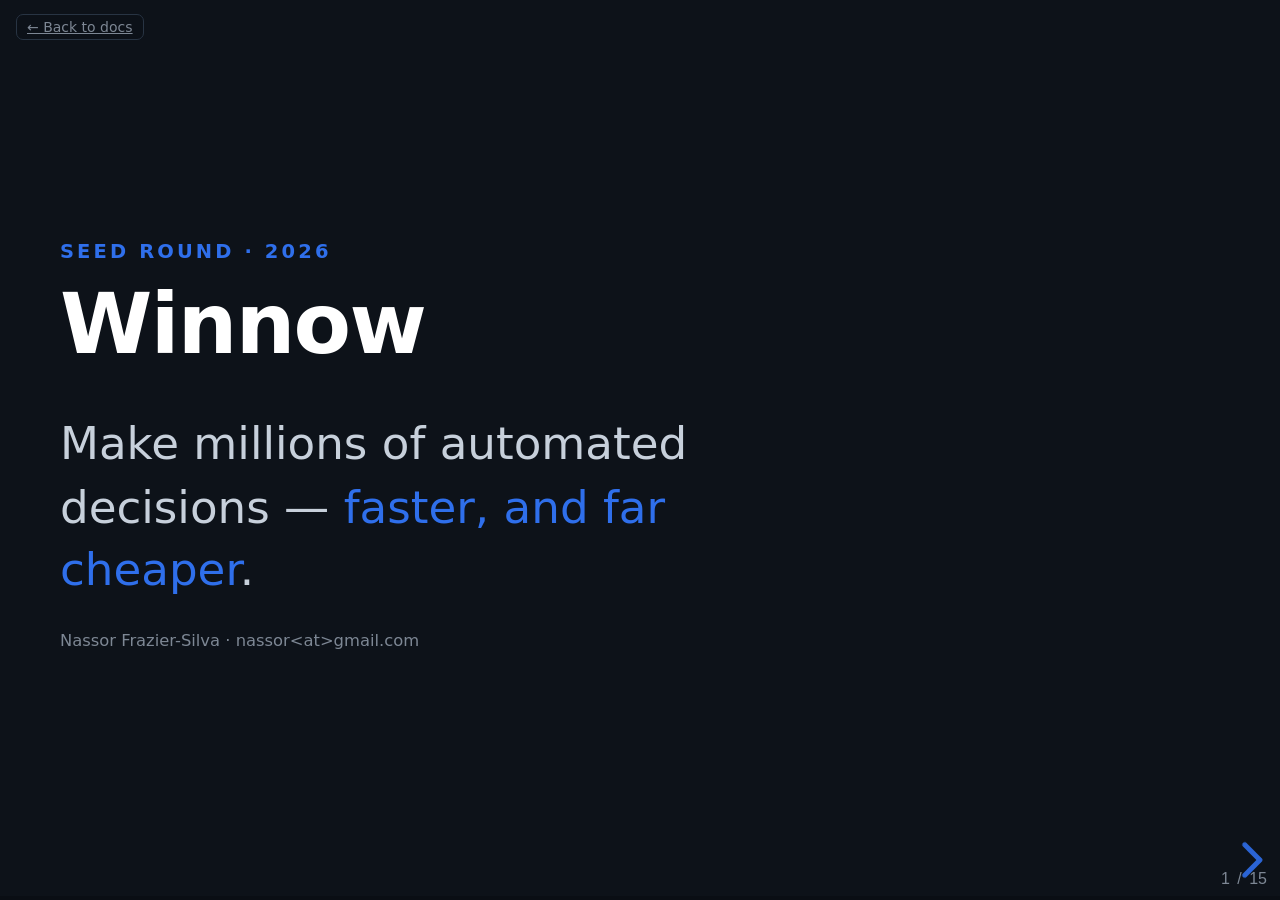
<file: static/presentation/business/index.html>
<!DOCTYPE html>
<html lang="en">
<head>
  <meta charset="utf-8">
  <meta name="viewport" content="width=device-width, initial-scale=1, maximum-scale=1, user-scalable=no">
  <title>Winnow — Investor Pitch</title>
  <link rel="stylesheet" href="../reveal/reveal.css">
  <link rel="stylesheet" href="../theme.css">
</head>
<body>
  <!-- Served from presentation/business/, so the docs root is two levels up —
       a relative link keeps the deck working under a sub-path mount too. -->
  <a class="back-link" href="../../">← Back to docs</a>

  <div class="reveal">
    <div class="slides">

      <!-- 1 · Title ------------------------------------------------------- -->
      <section>
        <p class="eyebrow">Seed round · 2026</p>
        <h1>Winnow</h1>
        <p class="lead">Make millions of automated decisions — <em>faster, and far cheaper</em>.</p>
        <p class="fineprint">Nassor Frazier-Silva · nassor&lt;at&gt;gmail.com</p>
      </section>

      <!-- 2 · The everyday problem ---------------------------------------- -->
      <section>
        <p class="eyebrow">The problem</p>
        <h2>Almost every instant "yes or no" online runs through a rules engine.</h2>
        <p class="muted">Is this card payment fraud? What price do you see? Which ad? Do you qualify for the loan? Is this post allowed?</p>
        <p>Companies make <strong>millions of these decisions every second</strong> — and a piece of software has to check each one against a long list of rules.</p>
      </section>

      <!-- 3 · The hidden cost --------------------------------------------- -->
      <section>
        <p class="eyebrow">Why it's a problem</p>
        <h2>That software hasn't really changed since the 1980s.</h2>
        <div class="analogy"><strong>Think of it like this:</strong> for every single decision, today's engines re-read the rulebook one line at a time — over and over, billions of times a day.</div>
        <div class="cols" style="margin-top:0.3em">
          <div class="card"><span class="tag">It's slow</span><p>Every extra millisecond is a customer waiting at checkout, or fraud slipping through.</p></div>
          <div class="card"><span class="tag">It's expensive</span><p>It burns enormous computing power — one of the biggest lines on the cloud bill.</p></div>
        </div>
      </section>

      <!-- 4 · What Winnow does -------------------------------------------- -->
      <section>
        <p class="eyebrow">The solution</p>
        <h2>Winnow answers the same questions in a smarter way.</h2>
        <div class="analogy"><strong>The shift:</strong> instead of reading the rulebook line by line, Winnow checks hundreds of records in a single glance, like scanning a whole spreadsheet column at once instead of cell by cell.</div>
        <p>Same answers. <span class="green">Same rules.</span> A fraction of the time and cost.</p>
      </section>

      <!-- 5 · The payoff -------------------------------------------------- -->
      <section>
        <p class="eyebrow">The payoff</p>
        <h2>Thousands of decisions in the time others make one.</h2>
        <div class="stats">
          <div><div class="stat green">up to 22,000×</div><span class="label">faster than a database</span></div>
          <div><div class="stat">~2.4 µs</div><span class="label">per decision</span></div>
          <div><div class="stat">1 server</div><span class="label">does the work of thousands</span></div>
        </div>
        <p class="muted small" style="margin-top:0.6em">Faster decisions win customers; cheaper decisions widen margins. Winnow does both at once.</p>
        <p class="fineprint">Measured head-to-head against real databases — the numbers are on the next two slides.</p>
      </section>

      <!-- 5b · Proof: head-to-head speed ----------------------------------- -->
      <section>
        <p class="eyebrow">Proof · measured, not promised</p>
        <h2>The same rule, the same data — against the tools you'd use today.</h2>
        <p class="muted small" style="margin-top:-0.2em">One real-time decision: a 10-condition rule across 10 columns, over <strong>3,000,000 records</strong>, with no index — because real rule books reference too many column combinations to pre-index.</p>
        <div class="compare">
          <div class="cmp-row cmp-lead">
            <div class="cmp-head"><span class="cmp-name">Winnow</span><span class="cmp-val">~2.4 µs <span class="mult">= 0.0024 ms</span></span></div>
            <div class="cmp-track"><div class="cmp-fill" style="width:0.0044%"></div></div>
            <p class="cmp-note">Answers from pre-built column summaries — it never reads the data row by row.</p>
          </div>
          <div class="cmp-row">
            <div class="cmp-head"><span class="cmp-name">Analytics database</span><span class="cmp-val">3.3 ms <span class="mult">· ≈1,400× slower</span></span></div>
            <div class="cmp-track"><div class="cmp-fill" style="width:6.1%"></div></div>
            <p class="cmp-note">Must scan, plus milliseconds of fixed overhead on every query.</p>
          </div>
          <div class="cmp-row">
            <div class="cmp-head"><span class="cmp-name">Traditional database</span><span class="cmp-val">~54 ms <span class="mult">· ≈22,000× slower</span></span></div>
            <div class="cmp-track"><div class="cmp-fill" style="width:100%"></div></div>
            <p class="cmp-note">Reads every row to answer one decision.</p>
          </div>
          <p class="cmp-scale-note">Bars drawn to scale — shorter is faster. Winnow's is the green sliver: too small to see at this scale, which is the point.</p>
        </div>
        <p class="small" style="margin-top:0.55em">And one machine sustains <strong>~12 million decisions a second</strong> <span class="green">even while the data is updated live</span> — no locks, no slowdown. Databases stall under that load.</p>
      </section>

      <!-- 5c · Proof: the cloud bill --------------------------------------- -->
      <section>
        <p class="eyebrow">Proof · the cloud bill</p>
        <h2>Same answers. A fraction of the servers.</h2>
        <p class="muted small" style="margin-top:-0.2em">To sustain <strong>100,000 decisions per second</strong>, around the clock, at typical cloud rates — what a year costs:</p>
        <div class="compare">
          <div class="cmp-row cmp-lead">
            <div class="cmp-head"><span class="cmp-name">Winnow <span>· ¼ of one processor</span></span><span class="cmp-val">~$90<span class="mult">/year</span></span></div>
            <div class="cmp-track"><div class="cmp-fill" style="width:0.0045%"></div></div>
            <p class="cmp-note">A rounding error on the cloud bill.</p>
          </div>
          <div class="cmp-row">
            <div class="cmp-head"><span class="cmp-name">Analytics database <span>· ~330 processors</span></span><span class="cmp-val">~$124K<span class="mult">/year</span></span></div>
            <div class="cmp-track"><div class="cmp-fill" style="width:6.2%"></div></div>
            <p class="cmp-note">+$124K every year for the same work.</p>
          </div>
          <div class="cmp-row">
            <div class="cmp-head"><span class="cmp-name">Traditional database <span>· ~5,400 processors</span></span><span class="cmp-val">~$2.0M<span class="mult">/year</span></span></div>
            <div class="cmp-track"><div class="cmp-fill" style="width:100%"></div></div>
            <p class="cmp-note">+$2.0M every year for the same work.</p>
          </div>
          <p class="cmp-scale-note">Bars drawn to scale — the year's bill for the same 100,000 decisions every second.</p>
        </div>
        <p class="muted small" style="margin-top:0.5em">At <strong>a million</strong> decisions a second, multiply by ten — the database path runs to <span class="accent">$20M</span> a year.</p>
        <p class="fineprint">Measured head-to-head at 3M records on a 16-core (32-thread) workstation, July 2026.</p>
      </section>

      <!-- 6 · Where it matters most (market breadth) ---------------------- -->
      <section>
        <p class="eyebrow">Market · where it matters most</p>
        <h2>The high-volume, real-time decisions.</h2>
        <div class="usecases">
          <div class="usecase"><div class="uc-name">Fraud &amp; payments<span>banks · fintech</span></div><div class="uc-impact">Every transaction screened against thousands of rules in real time. Volume is staggering, and a slow check means lost sales or missed fraud.</div></div>
          <div class="usecase"><div class="uc-name">Ad targeting<span>adtech</span></div><div class="uc-impact">Each ad opportunity matched against millions of campaign rules in milliseconds — the textbook case Winnow already demonstrates at 2M rules.</div></div>
          <div class="usecase"><div class="uc-name">Dynamic pricing<span>retail · travel</span></div><div class="uc-impact">Every page view priced against many rules and segments, constantly, at scale.</div></div>
          <div class="usecase"><div class="uc-name">Eligibility<span>lending · insurance</span></div><div class="uc-impact">Instant underwriting decisions over rich applicant data — speed is the product.</div></div>
        </div>
      </section>

      <!-- 7 · Biggest impact (where Winnow uniquely wins) ----------------- -->
      <section>
        <p class="eyebrow">Market · the sweet spot</p>
        <h2>Winnow wins biggest where three things meet.</h2>
        <div class="cols-3">
          <div class="card win"><span class="tag">Huge volume</span><p>Millions to billions of decisions a day — where a small saving per decision is an enormous saving overall.</p></div>
          <div class="card win"><span class="tag">Real-time</span><p>Answers needed in milliseconds, in the live path of a payment, a page, an ad.</p></div>
          <div class="card win"><span class="tag">Many rules</span><p>Thousands to millions of rules checked at once — exactly what old engines handle worst.</p></div>
        </div>
        <p style="margin-top:0.5em">That's <strong>fraud, adtech, and pricing</strong> first — the workloads with the most decisions, the tightest time limits, and the biggest cloud bills.</p>
      </section>

      <!-- 7b · The AI angle ----------------------------------------------- -->
      <section>
        <p class="eyebrow">Why now · AI</p>
        <h2>AI doesn't replace the rules. It multiplies them.</h2>
        <div class="analogy"><strong>How real AI systems work:</strong> the model estimates ("this looks 87% like fraud") — the rules decide ("block above 80, unless it's a long-standing customer"). Stripe, HSBC, Amazon, and Visa all ship exactly this split.</div>
        <div class="cols" style="margin-top:0.3em">
          <div class="card"><span class="tag">Every score, one more decision</span><p>Each model score must pass business policy — thresholds, exceptions, legal bounds — on every event, instantly.</p></div>
          <div class="card"><span class="tag">AI agents act at machine speed</span><p>One request fans out into dozens of automated actions, and every action needs a permission check on the hot path.</p></div>
        </div>
        <p class="muted small" style="margin-top:0.5em">The rules layer is where a business <em>steers</em> its AI — and it has to run in microseconds. That layer is Winnow.</p>
      </section>

      <!-- 8 · Market size ------------------------------------------------- -->
      <section>
        <p class="eyebrow">Market · size</p>
        <h2>Multi-billion-dollar software markets, all running this workload.</h2>
        <div class="usecases" style="margin-top:0.2em">
          <div class="usecase"><div class="uc-name">$32B<span>→ $66B by 2030</span></div><div class="uc-impact">Fraud detection &amp; prevention software — growing ~15.5% a year.</div></div>
          <div class="usecase"><div class="uc-name">$28B<span>→ $276B by 2033</span></div><div class="uc-impact">Real-time-bidding infrastructure — ~33% a year — carrying well over half a trillion dollars of programmatic ad spend.</div></div>
          <div class="usecase"><div class="uc-name">$1.8B<span>+12% a year</span></div><div class="uc-impact">Business-rules / decision-management software (BRMS) — the core decisioning tier; broader decision-intelligence platforms run several times larger.</div></div>
        </div>
        <p class="small" style="margin-top:0.5em"><strong>Bottom-up:</strong> every company making high-volume decisions already pays for this tier — in software licences <em>and</em> in the cloud compute to run it. Winnow sells into both budgets.</p>
        <p class="fineprint">Sources: <a href="https://www.marketsandmarkets.com/PressReleases/fraud-detection-prevention.asp">MarketsandMarkets</a> (fraud detection &amp; prevention, 2025→2030; BRMS, 2025), <a href="https://www.marketdataforecast.com/market-reports/real-time-bidding-market">Market Data Forecast</a> (real-time bidding, 2025→2033), <a href="https://www.statista.com/statistics/275806/programmatic-spending-worldwide/">Statista</a> (programmatic ad spend, 2024). Third-party analyst estimates; sizes vary by definition.</p>
      </section>

      <!-- 9 · Business model ---------------------------------------------- 
      <section>
        <p class="eyebrow">Business model</p>
        <h2>Free to adopt, paid at scale.</h2>
        <div class="cols">
          <div class="card"><span class="tag">Land</span><p>A free, open version gets engineers using Winnow and proving it on real workloads — no sales call required.</p></div>
          <div class="card"><span class="tag">Expand</span><p>Bigger customers pay for the managed cloud and a commercial licence — priced by usage, with support and guarantees.</p></div>
        </div>
        <p class="muted small" style="margin-top:0.5em">Once a company's decisions run on Winnow, it sits in the critical path — durable, recurring revenue.</p>
      </section>
      -->

      <!-- 10 · Traction --------------------------------------------------- -->
      <section>
        <p class="eyebrow">Traction</p>
        <h2>The engine works today.</h2>
        <div class="stats">
          <div><div class="stat">2M</div><span class="label">rules matched in one demo</span></div>
          <div><div class="stat">13</div><span class="label">use-case areas mapped out</span></div>
          <div><div class="stat">1</div><span class="label">design partners in pipeline</span></div>
        </div>
        <p class="muted small" style="margin-top:0.6em">A real, working engine with native libraries for Rust, Python, Java, Go, Node.js, C#, and C — teams adopt Winnow from the language they already use, no rewrite required.</p>
      </section>

      <!-- 11 · Why now ---------------------------------------------------- -->
      <section>
        <p class="eyebrow">Why now</p>
        <h2>The timing is right.</h2>
        <ul>
          <li><strong>Decision volumes have exploded</strong> — more transactions, ads, and users than ever, all needing instant answers.</li>
          <li><strong>Cloud costs are under the microscope</strong> — every team is hunting for efficiency, and decisioning is a fat target.</li>
          <li><strong>The hardware finally suits the approach</strong> — today's chips are built for exactly the way Winnow works.</li>
        </ul>
      </section>

      <!-- 12 · Team ------------------------------------------------------- -->
      <section>
        <p class="eyebrow">Team</p>
        <h2>Why me.</h2>
        <ul>
          <li><strong>Nassor Frazier-Silva</strong> — I previously engineered a similar solution at Unity Technologies, generating tens of millions of dollars in annual cost savings. Recognizing a widespread industry need, I built Winnow from the ground up with an optimized architecture to help other organizations solve comparable challenges.</li>
        </ul>
      </section>

      <!-- 13 · The ask ---------------------------------------------------- -->
      <section>
        <p class="eyebrow">The ask</p>
        <h2>Raising <span class="accent">US$4M</span> seed.</h2>
        <p class="small muted">To turn a working engine into a company. Roughly:</p>
        <div class="bars">
          <div class="bar"><div class="bar-label"><span>Engineering — cloud product &amp; benchmarks</span><span class="accent">~50%</span></div><div class="bar-track"><div class="bar-fill" style="width:50%"></div></div></div>
          <div class="bar"><div class="bar-label"><span>Go-to-market — land design partners</span><span class="accent">~30%</span></div><div class="bar-track"><div class="bar-fill" style="width:30%"></div></div></div>
          <div class="bar"><div class="bar-label"><span>Runway &amp; operations</span><span class="accent">~20%</span></div><div class="bar-track"><div class="bar-fill" style="width:20%"></div></div></div>
        </div>
        <p class="fineprint" style="margin-top:2em">Nassor Frazier-Silva · nassor&lt;at&gt;gmail.com</p>

      </section>
      
    </div>
  </div>

  <script src="../reveal/reveal.js"></script>
  <script>
    Reveal.initialize({
      hash: true, slideNumber: 'c/t', controls: true, progress: true,
      center: true, transition: 'slide', width: 1100, height: 720, margin: 0.07
    });
  </script>
</body>
</html>
</file>
<file: static/presentation/theme.css>
/* Shared Winnow-branded reveal.js theme for both decks (technical + business).
   reveal.css ships layout only; colours, type, and slide components live here so
   the decks match the docs palette (dark #11161d, accent #2f6feb). Linked after
   reveal/reveal.css from each deck so it overrides reveal's bare defaults. */

:root {
  --bg: #0d1219;
  --bg-2: #151c26;
  --fg: #c7d0db;
  --fg-strong: #ffffff;
  --muted: #7d8794;
  --accent: #2f6feb;
  --accent-soft: rgba(47, 111, 235, 0.16);
  --green: #2ec27e;
  --border: #283443;
  --mono: ui-monospace, "SFMono-Regular", "JetBrains Mono", "Fira Code", Menlo, Consolas, monospace;
  --sans: system-ui, -apple-system, "Segoe UI", Roboto, Helvetica, Arial, sans-serif;
}

html, body, .reveal-viewport { background: var(--bg); }

.reveal { font-family: var(--sans); font-size: 36px; color: var(--fg); font-weight: 400; }
.reveal .slides { text-align: left; }
.reveal .slides section { padding: 0 14px; }

.reveal h1, .reveal h2, .reveal h3 {
  color: var(--fg-strong);
  font-weight: 800;
  letter-spacing: -0.02em;
  line-height: 1.12;
  margin: 0 0 0.5em;
  text-transform: none;
}
.reveal h1 { font-size: 2.15em; }
.reveal h2 { font-size: 1.45em; }
.reveal h3 { font-size: 1.05em; }
.reveal p  { line-height: 1.4; margin: 0 0 0.6em; }
.reveal strong { color: var(--fg-strong); font-weight: 700; }
.reveal em { color: var(--accent); font-style: normal; }
.reveal a { color: var(--accent); text-decoration: none; }
.reveal ul { display: block; margin: 0 0 0.4em 1em; }
.reveal li { margin: 0.3em 0; }
.reveal .slide-number { background: transparent; color: var(--muted); font-size: 16px; }
.reveal .progress { color: var(--accent); height: 4px; }
.reveal .controls { color: var(--accent); }

/* ── Reusable slide components ─────────────────────────────────────────── */

.eyebrow {
  text-transform: uppercase;
  letter-spacing: 0.16em;
  font-size: 0.5em;
  font-weight: 700;
  color: var(--accent);
  margin: 0 0 0.7em;
}
.lead { font-size: 1.16em; color: var(--fg); max-width: 24ch; }
.muted { color: var(--muted); }
.accent { color: var(--accent); }
.green { color: var(--green); }
.small { font-size: 0.66em; }
.fineprint { font-size: 0.42em; color: var(--muted); line-height: 1.4; margin-top: 1.1em; }

.stat { font-size: 2.4em; font-weight: 800; color: var(--fg-strong); letter-spacing: -0.03em; line-height: 1; }
.stat .accent { color: var(--accent); }
.stats { display: flex; gap: 1.1em; flex-wrap: wrap; margin-top: 0.4em; }
.stats .stat { font-size: 1.55em; }
.stats .label { font-size: 0.36em; color: var(--muted); display: block; margin-top: 0.5em; font-weight: 600; letter-spacing: 0.02em; }

.cols { display: grid; grid-template-columns: 1fr 1fr; gap: 1.1em; align-items: start; }
.cols-3 { display: grid; grid-template-columns: 1fr 1fr 1fr; gap: 0.8em; align-items: start; }
.card {
  background: var(--bg-2);
  border: 1px solid var(--border);
  border-radius: 14px;
  padding: 0.7em 0.8em;
}
.card h3 { font-size: 0.8em; margin-bottom: 0.3em; }
.card p, .card ul { font-size: 0.6em; color: var(--fg); margin: 0; }
.card.win { border-color: var(--accent); box-shadow: 0 0 0 1px var(--accent-soft); }
.card .tag { font-size: 0.42em; text-transform: uppercase; letter-spacing: 0.12em; color: var(--muted); display: block; margin-bottom: 0.4em; font-weight: 700; }
.card.win .tag { color: var(--accent); }

.flow { display: flex; align-items: stretch; gap: 0.5em; margin-top: 0.5em; }
.flow .node { flex: 1; background: var(--bg-2); border: 1px solid var(--border); border-radius: 14px; padding: 0.7em 0.7em; }
.flow .node .n { color: var(--accent); font-weight: 800; font-size: 0.55em; letter-spacing: 0.04em; }
.flow .node h3 { font-size: 0.7em; margin: 0.2em 0 0.3em; }
.flow .node p { font-size: 0.5em; color: var(--muted); margin: 0; line-height: 1.35; }
.flow .arrow { align-self: center; color: var(--accent); font-size: 1.1em; }

.reveal pre {
  width: 100%;
  box-shadow: none;
  background: var(--bg-2);
  border: 1px solid var(--border);
  border-radius: 12px;
  font-size: 0.5em;
  margin: 0.4em 0;
}
.reveal pre code { font-family: var(--mono); padding: 0.9em 1em; max-height: none; color: #d6deea; }
.reveal code .kw { color: #7aa2ff; }
.reveal code .str { color: #6ed59a; }
.reveal code .num { color: #e8b860; }
.reveal code .cm { color: #6b7686; }
.reveal :not(pre) > code { font-family: var(--mono); background: var(--bg-2); border-radius: 5px; padding: 0.05em 0.3em; font-size: 0.85em; }

.chips { display: flex; flex-wrap: wrap; gap: 0.4em; margin-top: 0.3em; }
.chip { background: var(--bg-2); border: 1px solid var(--border); border-radius: 999px; padding: 0.28em 0.7em; font-size: 0.46em; color: var(--fg); }

/* Plain-language analogy callout (business deck). */
.analogy {
  border-left: 3px solid var(--accent);
  background: var(--accent-soft);
  border-radius: 0 10px 10px 0;
  padding: 0.5em 0.8em;
  font-size: 0.7em;
  color: var(--fg);
  margin: 0.5em 0;
}
.analogy strong { color: var(--accent); }

/* Where-it-matters use-case rows (business deck). */
.usecases { display: flex; flex-direction: column; gap: 0.5em; margin-top: 0.3em; }
.usecase { display: grid; grid-template-columns: 8.5em 1fr; gap: 0.8em; align-items: baseline; }
.usecase .uc-name { color: var(--fg-strong); font-weight: 700; font-size: 0.7em; }
.usecase .uc-name span { display: block; color: var(--accent); font-size: 0.62em; font-weight: 600; letter-spacing: 0.02em; }
.usecase .uc-impact { color: var(--fg); font-size: 0.62em; line-height: 1.35; }

/* To-scale proof bars (business deck): bar length ∝ measured time or cost,
   linear scale, all tracks share one axis (track width = worst contender).
   Winnow row (.lead) wears the emphasis green; context rows a de-emphasis
   gray — identity always carried by the direct name labels, never hue alone. */
.compare { display: flex; flex-direction: column; gap: 0.45em; margin-top: 0.45em; }
.compare .cmp-head { display: flex; justify-content: space-between; align-items: baseline; gap: 1em; margin-bottom: 0.16em; }
.compare .cmp-name { font-size: 0.6em; font-weight: 700; color: var(--muted); }
.compare .cmp-name span { color: var(--muted); font-weight: 500; }
.compare .cmp-val { font-size: 0.6em; font-weight: 800; color: var(--fg-strong); white-space: nowrap; }
.compare .cmp-val .mult { color: var(--muted); font-weight: 600; }
.compare .cmp-track { height: 0.4em; background: var(--bg-2); border: 1px solid var(--border); border-radius: 4px; overflow: hidden; }
.compare .cmp-fill { height: 100%; background: #7d8794; border-radius: 0 4px 4px 0; min-width: 2px; }
.compare .cmp-note { font-size: 0.5em; color: var(--muted); line-height: 1.3; margin: 0.16em 0 0; }
.compare .cmp-lead .cmp-name { color: var(--fg-strong); }
.compare .cmp-lead .cmp-fill { background: #27aa6e; }
.compare .cmp-scale-note { font-size: 0.42em; color: var(--muted); margin: 0.1em 0 0; }

/* Use-of-funds / market breakdown bars. */
.bars { display: flex; flex-direction: column; gap: 0.5em; margin-top: 0.4em; }
.bar { font-size: 0.62em; }
.bar .bar-label { display: flex; justify-content: space-between; margin-bottom: 0.2em; }
.bar .bar-label .accent { font-weight: 700; }
.bar .bar-track { height: 0.55em; background: var(--bg-2); border: 1px solid var(--border); border-radius: 999px; overflow: hidden; }
.bar .bar-fill { height: 100%; background: var(--accent); border-radius: 999px; }

/* Back-to-docs corner link. */
.back-link {
  position: fixed; top: 14px; left: 16px; z-index: 40;
  font-family: var(--sans); font-size: 14px; color: var(--muted);
  background: rgba(13, 18, 25, 0.7); border: 1px solid var(--border);
  padding: 5px 10px; border-radius: 7px; backdrop-filter: blur(4px);
}
.back-link:hover { color: var(--fg-strong); border-color: var(--accent); }
</file>
